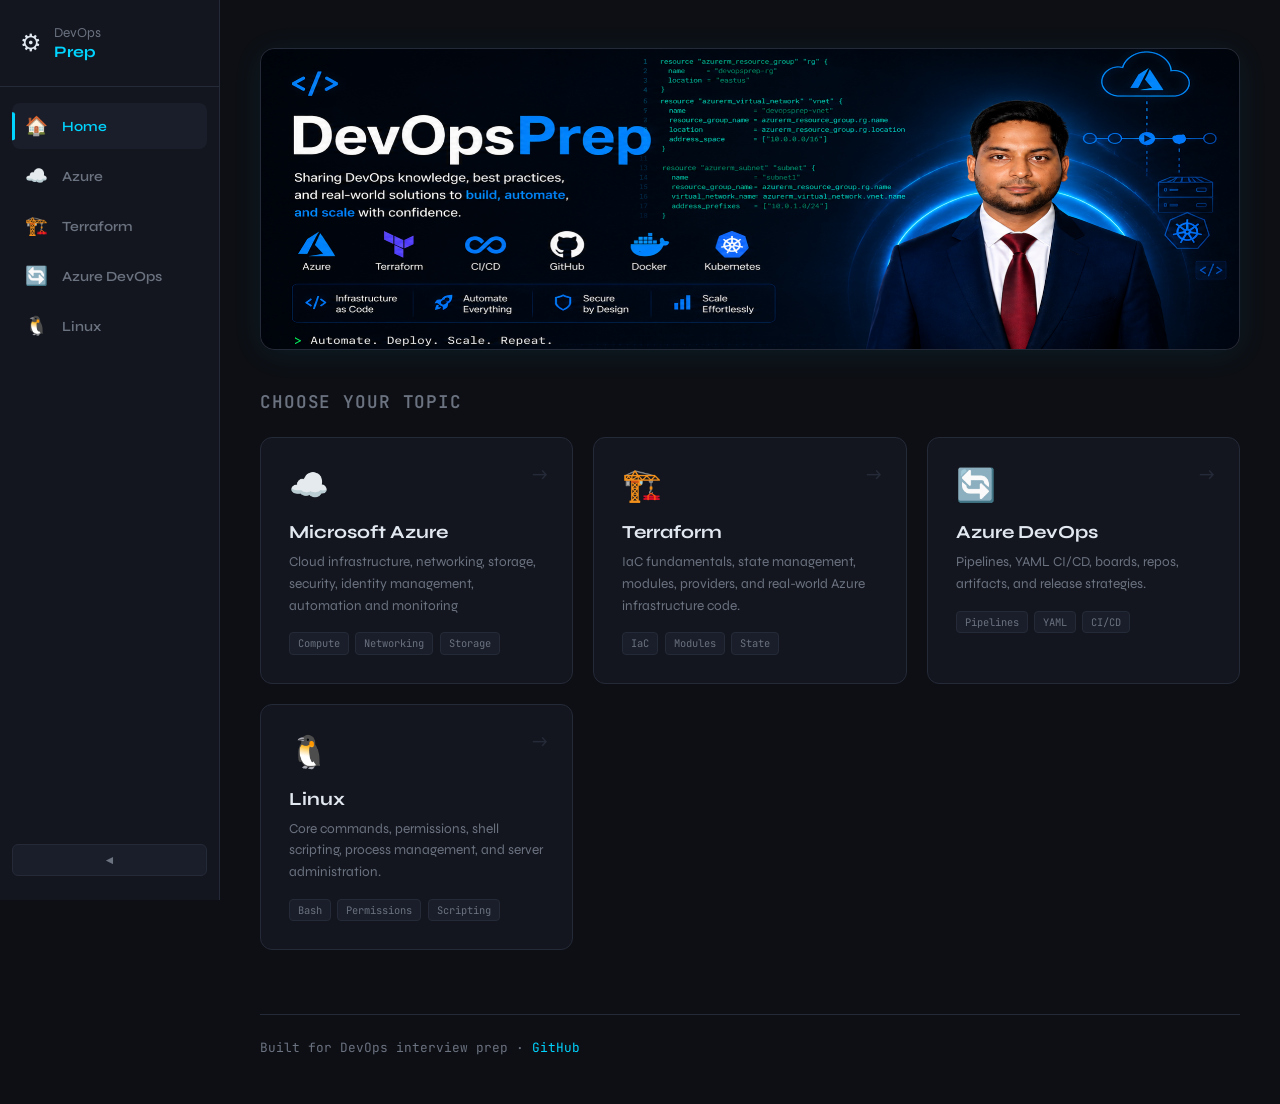
<file: index.html>
<!DOCTYPE html>
<html lang="en">
<head>
  <meta charset="UTF-8" />
  <meta name="viewport" content="width=device-width, initial-scale=1.0"/>
  <title>DevOpsPrep — Interview Preparation Hub</title>
  <link rel="preconnect" href="https://fonts.googleapis.com">
  <link href="https://fonts.googleapis.com/css2?family=JetBrains+Mono:wght@400;700&family=Syne:wght@400;600;800&display=swap" rel="stylesheet">
  <link rel="stylesheet" href="assets/style.css"/>
</head>
<body>

  <!-- Sidebar Navigation -->
  <nav class="sidebar" id="sidebar">
    <div class="sidebar-logo">
      <span class="logo-icon">⚙</span>
      <span class="logo-text">DevOps<br><strong>Prep</strong></span>
    </div>

    <ul class="nav-links">
      <li>
        <a href="index.html" class="nav-item active" data-label="Home">
          <span class="nav-icon">🏠</span>
          <span class="nav-label">Home</span>
        </a>
      </li>
      <li>
        <a href="sections/azure.html" class="nav-item" data-label="Azure">
          <span class="nav-icon">☁️</span>
          <span class="nav-label">Azure</span>
        </a>
      </li>
      <li>
        <a href="sections/terraform.html" class="nav-item" data-label="Terraform">
          <span class="nav-icon">🏗️</span>
          <span class="nav-label">Terraform</span>
        </a>
      </li>
      <li>
        <a href="sections/azuredevops.html" class="nav-item" data-label="Azure DevOps">
          <span class="nav-icon">🔄</span>
          <span class="nav-label">Azure DevOps</span>
        </a>
      </li>
      <li>
        <a href="sections/linux.html" class="nav-item" data-label="Linux">
          <span class="nav-icon">🐧</span>
          <span class="nav-label">Linux</span>
        </a>
      </li>
    </ul>

    <button class="sidebar-toggle" id="toggleBtn" title="Toggle Sidebar">&#x25C4;</button>
  </nav>

  <!-- Main Content -->
  <main class="main-content" id="mainContent">

    <!-- Hero Banner -->
    <section class="hero-banner">
      <img
        src="assets/images/hero.png"
        alt="DevOpsPrep — Automate. Deploy. Scale. Repeat."
        class="hero-banner-img"
      />
    </section>

    <!-- Topic Cards -->
    <section class="cards-section">
      <h2 class="section-title">Choose Your Topic</h2>
      <div class="cards-grid">

        <a href="sections/azure.html" class="card card-azure">
          <div class="card-icon">☁️</div>
          <div class="card-body">
            <h3>Microsoft Azure</h3>
            <p>Cloud infrastructure, networking, storage, security, identity management, automation and monitoring</p>
            <div class="card-tags">
              <span>Compute</span><span>Networking</span><span>Storage</span>
            </div>
          </div>
          <div class="card-arrow">→</div>
        </a>

        <a href="sections/terraform.html" class="card card-terraform">
          <div class="card-icon">🏗️</div>
          <div class="card-body">
            <h3>Terraform</h3>
            <p>IaC fundamentals, state management, modules, providers, and real-world Azure infrastructure code.</p>
            <div class="card-tags">
              <span>IaC</span><span>Modules</span><span>State</span>
            </div>
          </div>
          <div class="card-arrow">→</div>
        </a>

        <a href="sections/azuredevops.html" class="card card-azuredevops">
          <div class="card-icon">🔄</div>
          <div class="card-body">
            <h3>Azure DevOps</h3>
            <p>Pipelines, YAML CI/CD, boards, repos, artifacts, and release strategies.</p>
            <div class="card-tags">
              <span>Pipelines</span><span>YAML</span><span>CI/CD</span>
            </div>
          </div>
          <div class="card-arrow">→</div>
        </a>

        <a href="sections/linux.html" class="card card-linux">
          <div class="card-icon">🐧</div>
          <div class="card-body">
            <h3>Linux</h3>
            <p>Core commands, permissions, shell scripting, process management, and server administration.</p>
            <div class="card-tags">
              <span>Bash</span><span>Permissions</span><span>Scripting</span>
            </div>
          </div>
          <div class="card-arrow">→</div>
        </a>

      </div>
    </section>

    <footer class="footer">
      <p>Built for DevOps interview prep · <a href="https://github.com/YOUR_USERNAME/DevOpsPrep" target="_blank">GitHub</a></p>
    </footer>

  </main>

  <script src="assets/script.js"></script>
</body>
</html>
</file>
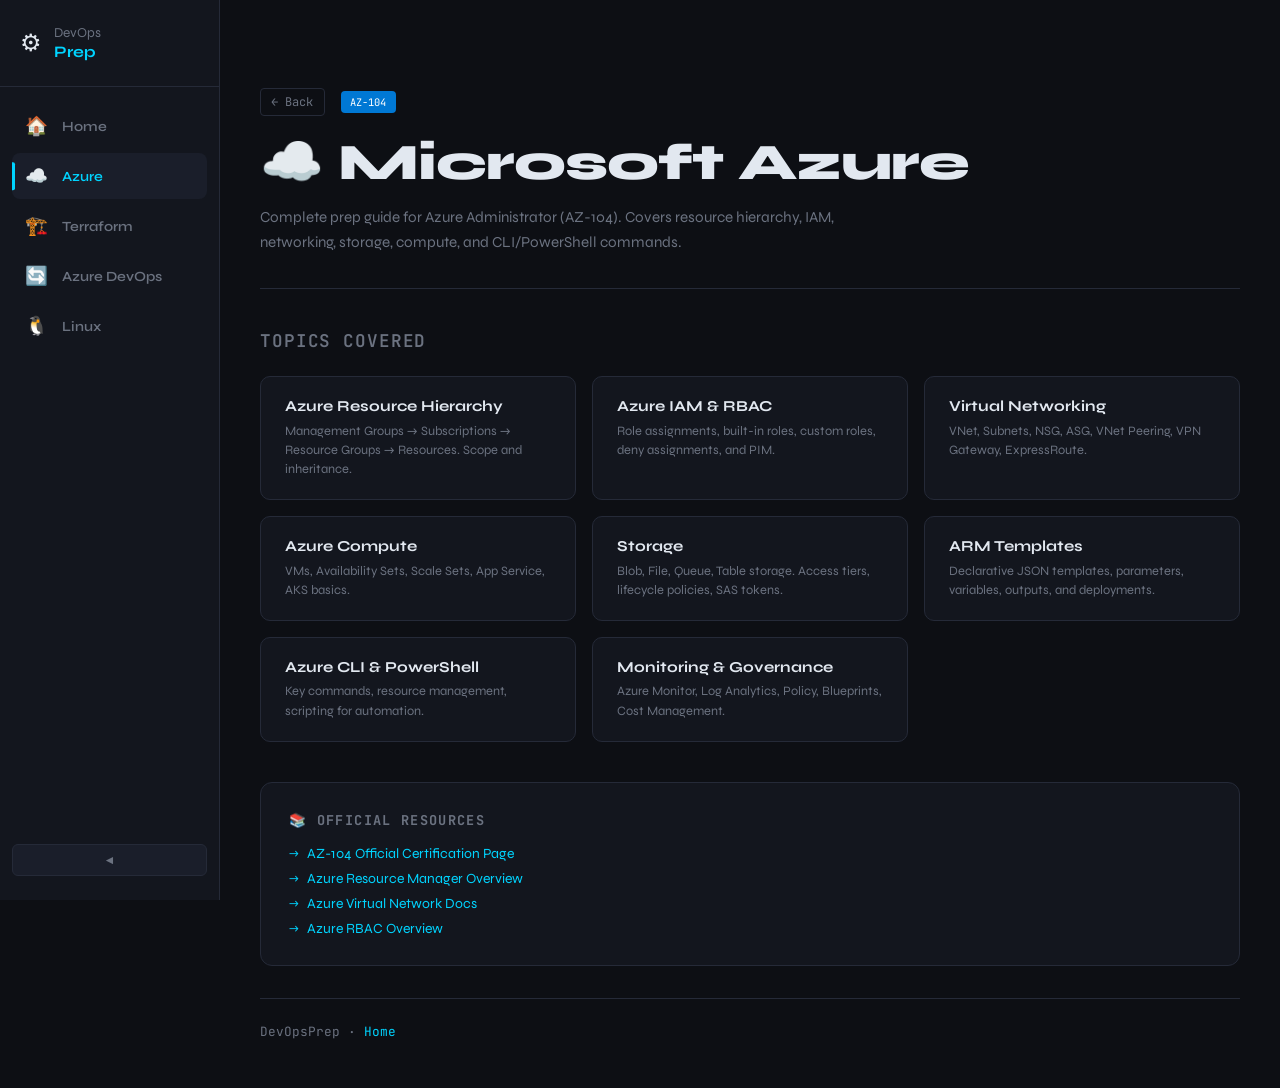
<file: sections/azure.html>
<!DOCTYPE html>
<html lang="en">
<head>
  <meta charset="UTF-8" />
  <meta name="viewport" content="width=device-width, initial-scale=1.0"/>
  <title>Azure — DevOpsPrep</title>
  <link rel="preconnect" href="https://fonts.googleapis.com">
  <link href="https://fonts.googleapis.com/css2?family=JetBrains+Mono:wght@400;700&family=Syne:wght@400;600;800&display=swap" rel="stylesheet">
  <link rel="stylesheet" href="../assets/style.css"/>
</head>
<body>

  <nav class="sidebar" id="sidebar">
    <div class="sidebar-logo">
      <span class="logo-icon">⚙</span>
      <span class="logo-text">DevOps<br><strong>Prep</strong></span>
    </div>
    <ul class="nav-links">
      <li><a href="../index.html" class="nav-item" data-label="Home"><span class="nav-icon">🏠</span><span class="nav-label">Home</span></a></li>
      <li><a href="azure.html" class="nav-item active" data-label="Azure"><span class="nav-icon">☁️</span><span class="nav-label">Azure</span></a></li>
      <li><a href="terraform.html" class="nav-item" data-label="Terraform"><span class="nav-icon">🏗️</span><span class="nav-label">Terraform</span></a></li>
      <li><a href="azuredevops.html" class="nav-item" data-label="Azure DevOps"><span class="nav-icon">🔄</span><span class="nav-label">Azure DevOps</span></a></li>
      <li><a href="linux.html" class="nav-item" data-label="Linux"><span class="nav-icon">🐧</span><span class="nav-label">Linux</span></a></li>
    </ul>
    <button class="sidebar-toggle" id="toggleBtn" title="Toggle Sidebar">&#x25C4;</button>
  </nav>

  <main class="main-content" id="mainContent">

    <div class="page-hero">
      <div class="page-hero-top">
        <a href="../index.html" class="back-link">← Back</a>
        <span class="page-badge badge-azure">AZ-104</span>
      </div>
      <h1 class="page-title">☁️ Microsoft Azure</h1>
      <p class="page-desc">Complete prep guide for Azure Administrator (AZ-104). Covers resource hierarchy, IAM, networking, storage, compute, and CLI/PowerShell commands.</p>
    </div>

    <h2 class="section-title">Topics Covered</h2>
    <div class="topics-grid">
      <div class="topic-card"><h4>Azure Resource Hierarchy</h4><p>Management Groups → Subscriptions → Resource Groups → Resources. Scope and inheritance.</p></div>
      <div class="topic-card"><h4>Azure IAM & RBAC</h4><p>Role assignments, built-in roles, custom roles, deny assignments, and PIM.</p></div>
      <div class="topic-card"><h4>Virtual Networking</h4><p>VNet, Subnets, NSG, ASG, VNet Peering, VPN Gateway, ExpressRoute.</p></div>
      <div class="topic-card"><h4>Azure Compute</h4><p>VMs, Availability Sets, Scale Sets, App Service, AKS basics.</p></div>
      <div class="topic-card"><h4>Storage</h4><p>Blob, File, Queue, Table storage. Access tiers, lifecycle policies, SAS tokens.</p></div>
      <div class="topic-card"><h4>ARM Templates</h4><p>Declarative JSON templates, parameters, variables, outputs, and deployments.</p></div>
      <div class="topic-card"><h4>Azure CLI & PowerShell</h4><p>Key commands, resource management, scripting for automation.</p></div>
      <div class="topic-card"><h4>Monitoring & Governance</h4><p>Azure Monitor, Log Analytics, Policy, Blueprints, Cost Management.</p></div>
    </div>

    <div class="resources-block">
      <h3>📚 Official Resources</h3>
      <ul>
        <li><a href="https://learn.microsoft.com/en-us/certifications/azure-administrator/" target="_blank">AZ-104 Official Certification Page</a></li>
        <li><a href="https://learn.microsoft.com/en-us/azure/azure-resource-manager/management/overview" target="_blank">Azure Resource Manager Overview</a></li>
        <li><a href="https://learn.microsoft.com/en-us/azure/virtual-network/virtual-networks-overview" target="_blank">Azure Virtual Network Docs</a></li>
        <li><a href="https://learn.microsoft.com/en-us/azure/role-based-access-control/overview" target="_blank">Azure RBAC Overview</a></li>
      </ul>
    </div>

    <footer class="footer">
      <p>DevOpsPrep · <a href="../index.html">Home</a></p>
    </footer>
  </main>

  <script src="../assets/script.js"></script>
</body>
</html>
</file>
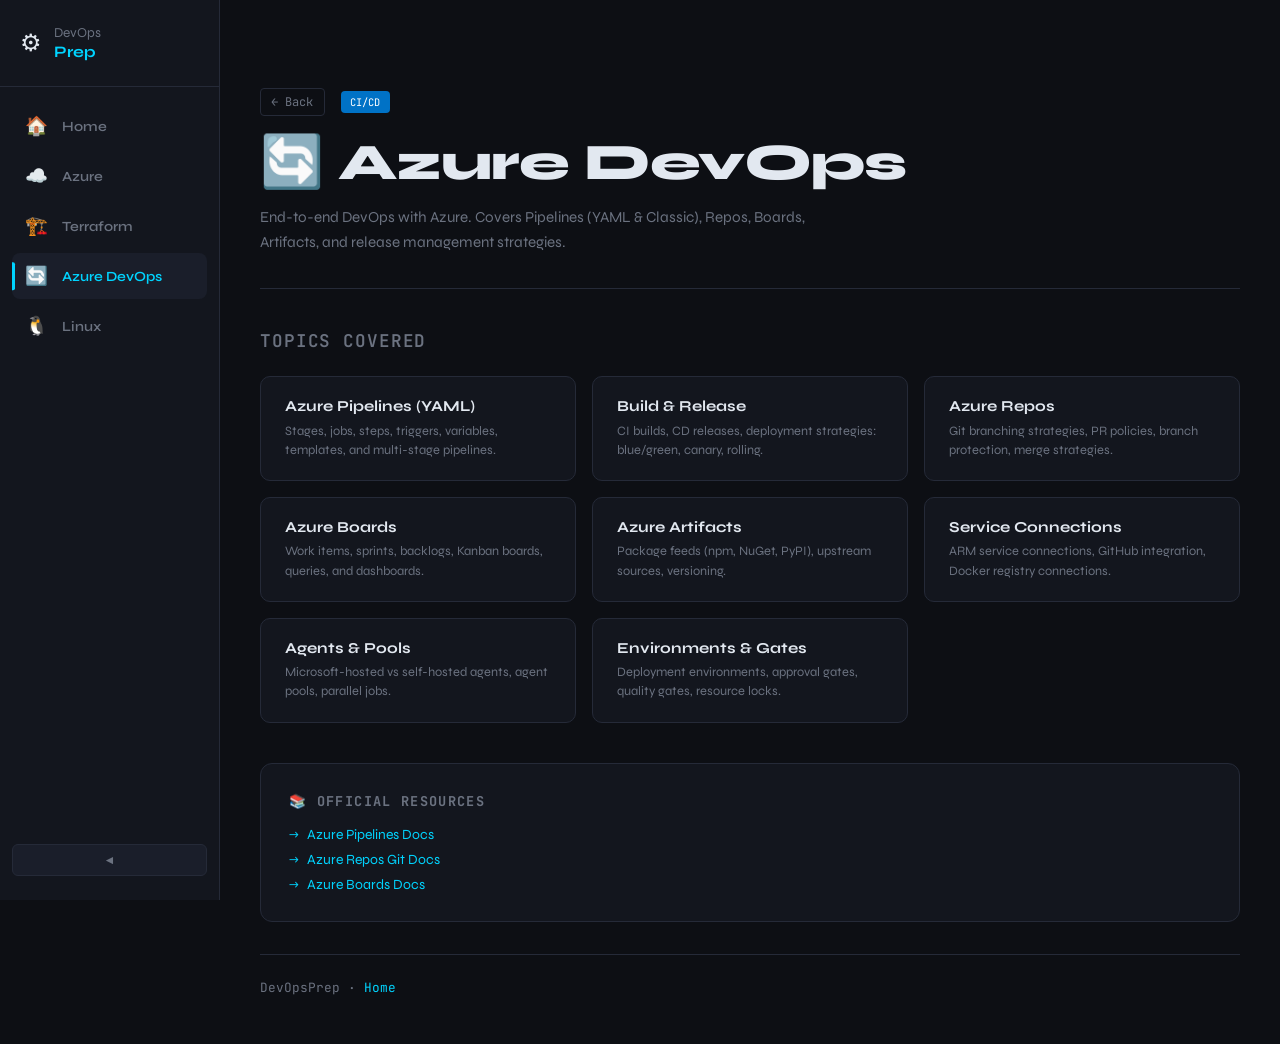
<file: sections/azuredevops.html>
<!DOCTYPE html>
<html lang="en">
<head>
  <meta charset="UTF-8" />
  <meta name="viewport" content="width=device-width, initial-scale=1.0"/>
  <title>Azure DevOps — DevOpsPrep</title>
  <link rel="preconnect" href="https://fonts.googleapis.com">
  <link href="https://fonts.googleapis.com/css2?family=JetBrains+Mono:wght@400;700&family=Syne:wght@400;600;800&display=swap" rel="stylesheet">
  <link rel="stylesheet" href="../assets/style.css"/>
</head>
<body>

  <nav class="sidebar" id="sidebar">
    <div class="sidebar-logo">
      <span class="logo-icon">⚙</span>
      <span class="logo-text">DevOps<br><strong>Prep</strong></span>
    </div>
    <ul class="nav-links">
      <li><a href="../index.html" class="nav-item" data-label="Home"><span class="nav-icon">🏠</span><span class="nav-label">Home</span></a></li>
      <li><a href="azure.html" class="nav-item" data-label="Azure"><span class="nav-icon">☁️</span><span class="nav-label">Azure</span></a></li>
      <li><a href="terraform.html" class="nav-item" data-label="Terraform"><span class="nav-icon">🏗️</span><span class="nav-label">Terraform</span></a></li>
      <li><a href="azuredevops.html" class="nav-item active" data-label="Azure DevOps"><span class="nav-icon">🔄</span><span class="nav-label">Azure DevOps</span></a></li>
      <li><a href="linux.html" class="nav-item" data-label="Linux"><span class="nav-icon">🐧</span><span class="nav-label">Linux</span></a></li>
    </ul>
    <button class="sidebar-toggle" id="toggleBtn" title="Toggle Sidebar">&#x25C4;</button>
  </nav>

  <main class="main-content" id="mainContent">

    <div class="page-hero">
      <div class="page-hero-top">
        <a href="../index.html" class="back-link">← Back</a>
        <span class="page-badge badge-azuredevops">CI/CD</span>
      </div>
      <h1 class="page-title">🔄 Azure DevOps</h1>
      <p class="page-desc">End-to-end DevOps with Azure. Covers Pipelines (YAML & Classic), Repos, Boards, Artifacts, and release management strategies.</p>
    </div>

    <h2 class="section-title">Topics Covered</h2>
    <div class="topics-grid">
      <div class="topic-card"><h4>Azure Pipelines (YAML)</h4><p>Stages, jobs, steps, triggers, variables, templates, and multi-stage pipelines.</p></div>
      <div class="topic-card"><h4>Build & Release</h4><p>CI builds, CD releases, deployment strategies: blue/green, canary, rolling.</p></div>
      <div class="topic-card"><h4>Azure Repos</h4><p>Git branching strategies, PR policies, branch protection, merge strategies.</p></div>
      <div class="topic-card"><h4>Azure Boards</h4><p>Work items, sprints, backlogs, Kanban boards, queries, and dashboards.</p></div>
      <div class="topic-card"><h4>Azure Artifacts</h4><p>Package feeds (npm, NuGet, PyPI), upstream sources, versioning.</p></div>
      <div class="topic-card"><h4>Service Connections</h4><p>ARM service connections, GitHub integration, Docker registry connections.</p></div>
      <div class="topic-card"><h4>Agents & Pools</h4><p>Microsoft-hosted vs self-hosted agents, agent pools, parallel jobs.</p></div>
      <div class="topic-card"><h4>Environments & Gates</h4><p>Deployment environments, approval gates, quality gates, resource locks.</p></div>
    </div>

    <div class="resources-block">
      <h3>📚 Official Resources</h3>
      <ul>
        <li><a href="https://learn.microsoft.com/en-us/azure/devops/pipelines/?view=azure-devops" target="_blank">Azure Pipelines Docs</a></li>
        <li><a href="https://learn.microsoft.com/en-us/azure/devops/repos/git/?view=azure-devops" target="_blank">Azure Repos Git Docs</a></li>
        <li><a href="https://learn.microsoft.com/en-us/azure/devops/boards/?view=azure-devops" target="_blank">Azure Boards Docs</a></li>
      </ul>
    </div>

    <footer class="footer">
      <p>DevOpsPrep · <a href="../index.html">Home</a></p>
    </footer>
  </main>

  <script src="../assets/script.js"></script>
</body>
</html>
</file>
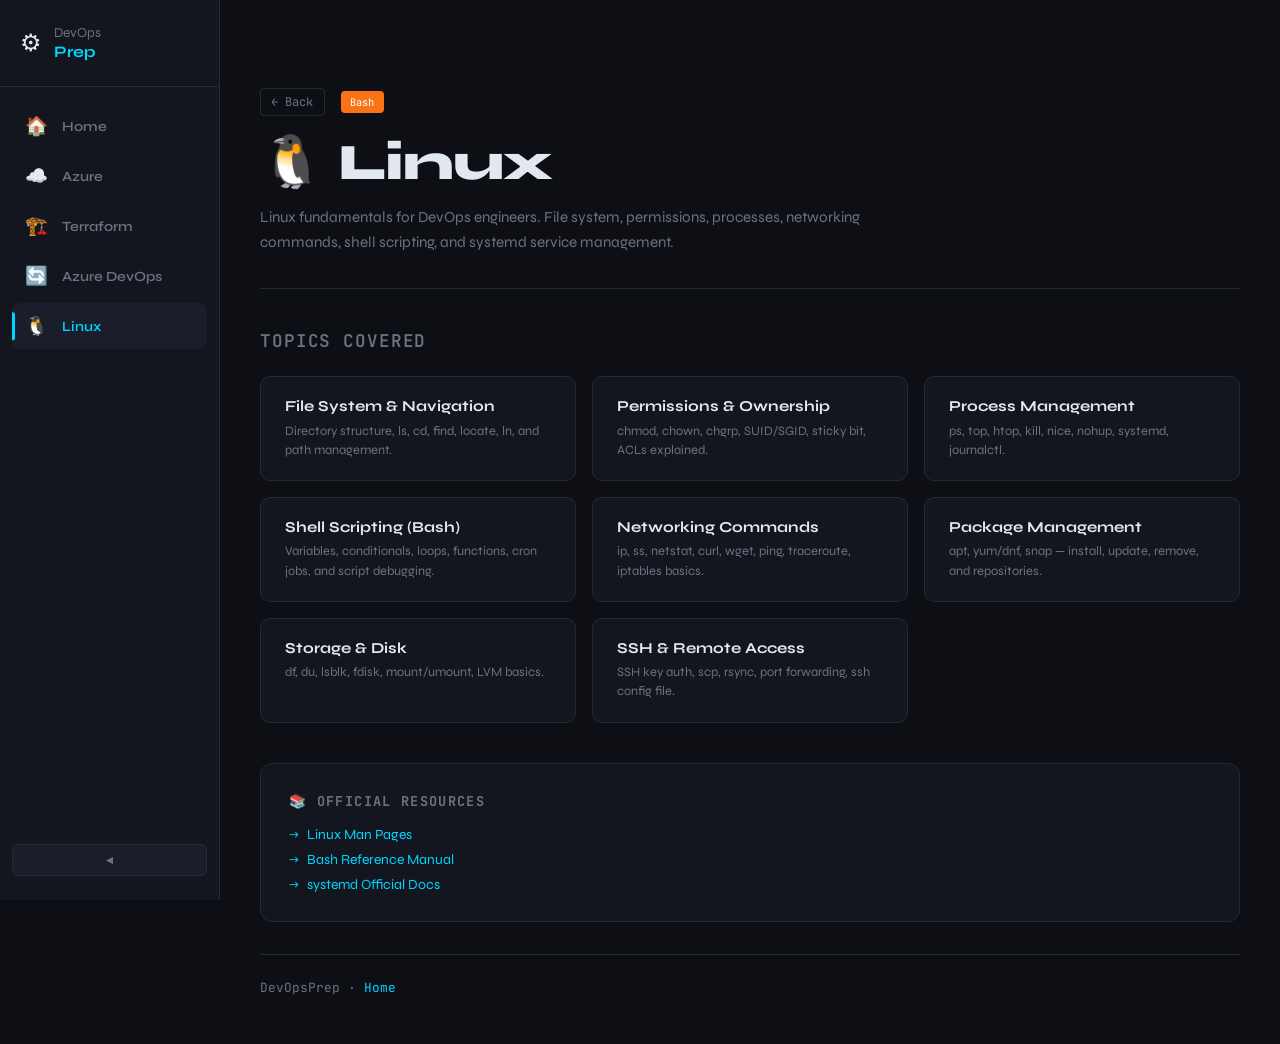
<file: sections/linux.html>
<!DOCTYPE html>
<html lang="en">
<head>
  <meta charset="UTF-8" />
  <meta name="viewport" content="width=device-width, initial-scale=1.0"/>
  <title>Linux — DevOpsPrep</title>
  <link rel="preconnect" href="https://fonts.googleapis.com">
  <link href="https://fonts.googleapis.com/css2?family=JetBrains+Mono:wght@400;700&family=Syne:wght@400;600;800&display=swap" rel="stylesheet">
  <link rel="stylesheet" href="../assets/style.css"/>
</head>
<body>

  <nav class="sidebar" id="sidebar">
    <div class="sidebar-logo">
      <span class="logo-icon">⚙</span>
      <span class="logo-text">DevOps<br><strong>Prep</strong></span>
    </div>
    <ul class="nav-links">
      <li><a href="../index.html" class="nav-item" data-label="Home"><span class="nav-icon">🏠</span><span class="nav-label">Home</span></a></li>
      <li><a href="azure.html" class="nav-item" data-label="Azure"><span class="nav-icon">☁️</span><span class="nav-label">Azure</span></a></li>
      <li><a href="terraform.html" class="nav-item" data-label="Terraform"><span class="nav-icon">🏗️</span><span class="nav-label">Terraform</span></a></li>
      <li><a href="azuredevops.html" class="nav-item" data-label="Azure DevOps"><span class="nav-icon">🔄</span><span class="nav-label">Azure DevOps</span></a></li>
      <li><a href="linux.html" class="nav-item active" data-label="Linux"><span class="nav-icon">🐧</span><span class="nav-label">Linux</span></a></li>
    </ul>
    <button class="sidebar-toggle" id="toggleBtn" title="Toggle Sidebar">&#x25C4;</button>
  </nav>

  <main class="main-content" id="mainContent">

    <div class="page-hero">
      <div class="page-hero-top">
        <a href="../index.html" class="back-link">← Back</a>
        <span class="page-badge badge-linux">Bash</span>
      </div>
      <h1 class="page-title">🐧 Linux</h1>
      <p class="page-desc">Linux fundamentals for DevOps engineers. File system, permissions, processes, networking commands, shell scripting, and systemd service management.</p>
    </div>

    <h2 class="section-title">Topics Covered</h2>
    <div class="topics-grid">
      <div class="topic-card"><h4>File System & Navigation</h4><p>Directory structure, ls, cd, find, locate, ln, and path management.</p></div>
      <div class="topic-card"><h4>Permissions & Ownership</h4><p>chmod, chown, chgrp, SUID/SGID, sticky bit, ACLs explained.</p></div>
      <div class="topic-card"><h4>Process Management</h4><p>ps, top, htop, kill, nice, nohup, systemd, journalctl.</p></div>
      <div class="topic-card"><h4>Shell Scripting (Bash)</h4><p>Variables, conditionals, loops, functions, cron jobs, and script debugging.</p></div>
      <div class="topic-card"><h4>Networking Commands</h4><p>ip, ss, netstat, curl, wget, ping, traceroute, iptables basics.</p></div>
      <div class="topic-card"><h4>Package Management</h4><p>apt, yum/dnf, snap — install, update, remove, and repositories.</p></div>
      <div class="topic-card"><h4>Storage & Disk</h4><p>df, du, lsblk, fdisk, mount/umount, LVM basics.</p></div>
      <div class="topic-card"><h4>SSH & Remote Access</h4><p>SSH key auth, scp, rsync, port forwarding, ssh config file.</p></div>
    </div>

    <div class="resources-block">
      <h3>📚 Official Resources</h3>
      <ul>
        <li><a href="https://linux.die.net/man/" target="_blank">Linux Man Pages</a></li>
        <li><a href="https://www.gnu.org/software/bash/manual/" target="_blank">Bash Reference Manual</a></li>
        <li><a href="https://www.freedesktop.org/wiki/Software/systemd/" target="_blank">systemd Official Docs</a></li>
      </ul>
    </div>

    <footer class="footer">
      <p>DevOpsPrep · <a href="../index.html">Home</a></p>
    </footer>
  </main>

  <script src="../assets/script.js"></script>
</body>
</html>
</file>
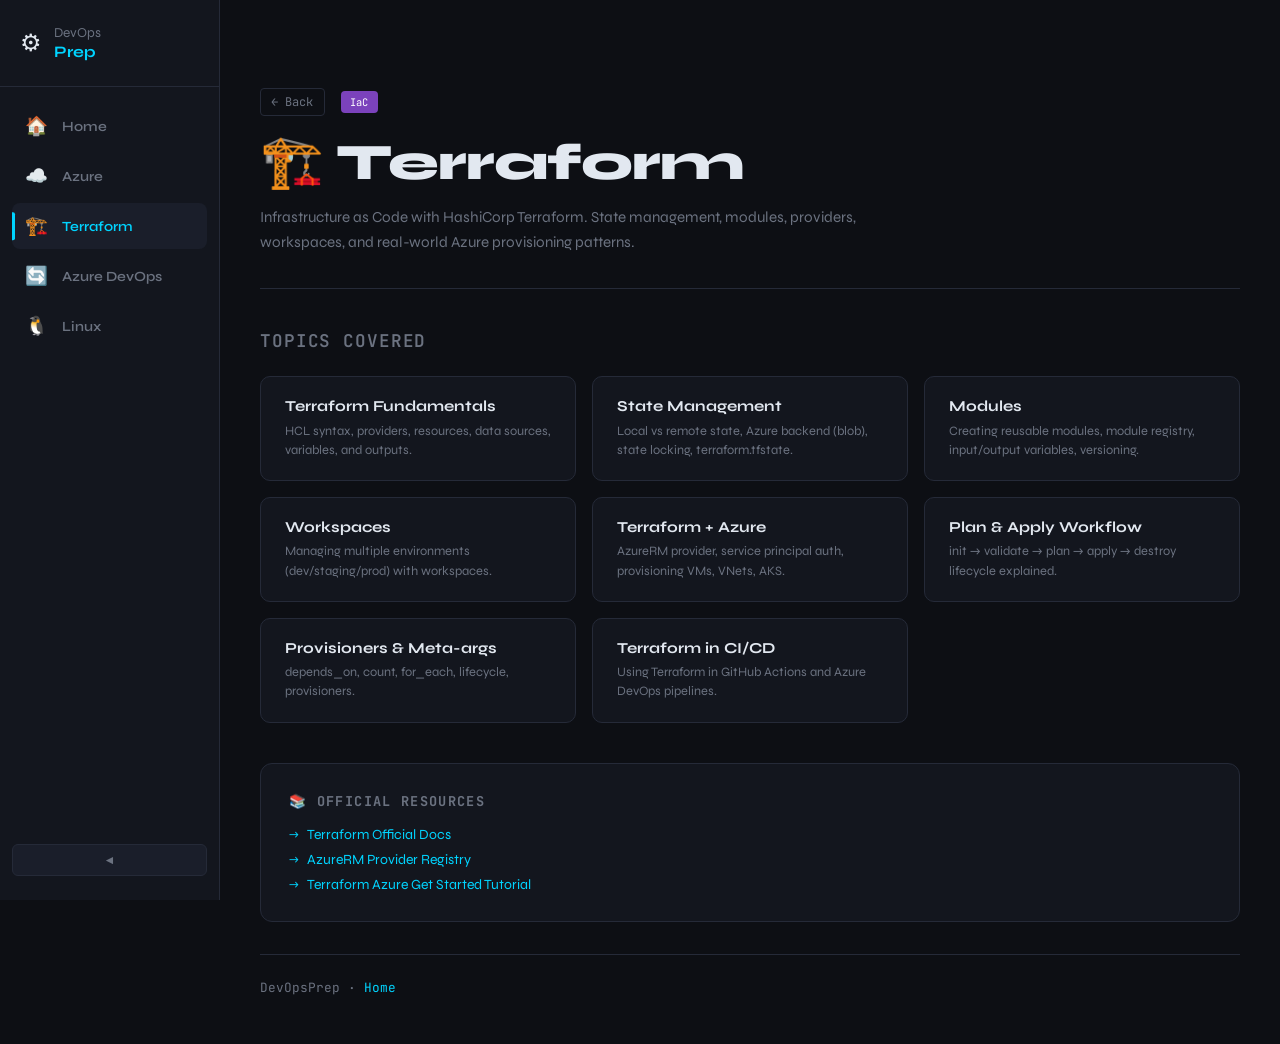
<file: sections/terraform.html>
<!DOCTYPE html>
<html lang="en">
<head>
  <meta charset="UTF-8" />
  <meta name="viewport" content="width=device-width, initial-scale=1.0"/>
  <title>Terraform — DevOpsPrep</title>
  <link rel="preconnect" href="https://fonts.googleapis.com">
  <link href="https://fonts.googleapis.com/css2?family=JetBrains+Mono:wght@400;700&family=Syne:wght@400;600;800&display=swap" rel="stylesheet">
  <link rel="stylesheet" href="../assets/style.css"/>
</head>
<body>

  <nav class="sidebar" id="sidebar">
    <div class="sidebar-logo">
      <span class="logo-icon">⚙</span>
      <span class="logo-text">DevOps<br><strong>Prep</strong></span>
    </div>
    <ul class="nav-links">
      <li><a href="../index.html" class="nav-item" data-label="Home"><span class="nav-icon">🏠</span><span class="nav-label">Home</span></a></li>
      <li><a href="azure.html" class="nav-item" data-label="Azure"><span class="nav-icon">☁️</span><span class="nav-label">Azure</span></a></li>
      <li><a href="terraform.html" class="nav-item active" data-label="Terraform"><span class="nav-icon">🏗️</span><span class="nav-label">Terraform</span></a></li>
      <li><a href="azuredevops.html" class="nav-item" data-label="Azure DevOps"><span class="nav-icon">🔄</span><span class="nav-label">Azure DevOps</span></a></li>
      <li><a href="linux.html" class="nav-item" data-label="Linux"><span class="nav-icon">🐧</span><span class="nav-label">Linux</span></a></li>
    </ul>
    <button class="sidebar-toggle" id="toggleBtn" title="Toggle Sidebar">&#x25C4;</button>
  </nav>

  <main class="main-content" id="mainContent">

    <div class="page-hero">
      <div class="page-hero-top">
        <a href="../index.html" class="back-link">← Back</a>
        <span class="page-badge badge-terraform">IaC</span>
      </div>
      <h1 class="page-title">🏗️ Terraform</h1>
      <p class="page-desc">Infrastructure as Code with HashiCorp Terraform. State management, modules, providers, workspaces, and real-world Azure provisioning patterns.</p>
    </div>

    <h2 class="section-title">Topics Covered</h2>
    <div class="topics-grid">
      <div class="topic-card"><h4>Terraform Fundamentals</h4><p>HCL syntax, providers, resources, data sources, variables, and outputs.</p></div>
      <div class="topic-card"><h4>State Management</h4><p>Local vs remote state, Azure backend (blob), state locking, terraform.tfstate.</p></div>
      <div class="topic-card"><h4>Modules</h4><p>Creating reusable modules, module registry, input/output variables, versioning.</p></div>
      <div class="topic-card"><h4>Workspaces</h4><p>Managing multiple environments (dev/staging/prod) with workspaces.</p></div>
      <div class="topic-card"><h4>Terraform + Azure</h4><p>AzureRM provider, service principal auth, provisioning VMs, VNets, AKS.</p></div>
      <div class="topic-card"><h4>Plan & Apply Workflow</h4><p>init → validate → plan → apply → destroy lifecycle explained.</p></div>
      <div class="topic-card"><h4>Provisioners & Meta-args</h4><p>depends_on, count, for_each, lifecycle, provisioners.</p></div>
      <div class="topic-card"><h4>Terraform in CI/CD</h4><p>Using Terraform in GitHub Actions and Azure DevOps pipelines.</p></div>
    </div>

    <div class="resources-block">
      <h3>📚 Official Resources</h3>
      <ul>
        <li><a href="https://developer.hashicorp.com/terraform/docs" target="_blank">Terraform Official Docs</a></li>
        <li><a href="https://registry.terraform.io/providers/hashicorp/azurerm/latest/docs" target="_blank">AzureRM Provider Registry</a></li>
        <li><a href="https://developer.hashicorp.com/terraform/tutorials/azure-get-started" target="_blank">Terraform Azure Get Started Tutorial</a></li>
      </ul>
    </div>

    <footer class="footer">
      <p>DevOpsPrep · <a href="../index.html">Home</a></p>
    </footer>
  </main>

  <script src="../assets/script.js"></script>
</body>
</html>
</file>
<file: assets/style.css>
/* ============================================
   DevOpsPrep — Main Stylesheet
   Theme: Dark terminal / industrial brutalist
   ============================================ */

:root {
  --bg:         #0d0f14;
  --bg2:        #13161e;
  --bg3:        #1a1e2a;
  --border:     #252a38;
  --text:       #e2e8f0;
  --muted:      #6b7280;
  --accent:     #00d4ff;
  --accent2:    #7c3aed;
  --azure:      #0078d4;
  --terraform:  #7b42bc;
  --azdevops:   #0072c6;
  --linux:      #f97316;
  --sidebar-w:  220px;
  --sidebar-collapsed: 64px;
  --font-mono:  'JetBrains Mono', monospace;
  --font-sans:  'Syne', sans-serif;
}

*, *::before, *::after { box-sizing: border-box; margin: 0; padding: 0; }

html { scroll-behavior: smooth; }

body {
  background: var(--bg);
  color: var(--text);
  font-family: var(--font-sans);
  display: flex;
  min-height: 100vh;
  overflow-x: hidden;
}

/* ── SIDEBAR ─────────────────────────────── */
.sidebar {
  position: fixed;
  top: 0; left: 0;
  height: 100vh;
  width: var(--sidebar-w);
  background: var(--bg2);
  border-right: 1px solid var(--border);
  display: flex;
  flex-direction: column;
  padding: 1.5rem 0;
  transition: width 0.3s ease;
  z-index: 100;
  overflow: hidden;
}

.sidebar.collapsed {
  width: var(--sidebar-collapsed);
}

.sidebar-logo {
  display: flex;
  align-items: center;
  gap: 0.75rem;
  padding: 0 1.25rem 1.5rem;
  border-bottom: 1px solid var(--border);
  margin-bottom: 1rem;
  white-space: nowrap;
}

.logo-icon {
  font-size: 1.5rem;
  flex-shrink: 0;
  animation: spin-slow 8s linear infinite;
}

@keyframes spin-slow {
  from { transform: rotate(0deg); }
  to   { transform: rotate(360deg); }
}

.logo-text {
  font-family: var(--font-sans);
  font-size: 0.85rem;
  line-height: 1.3;
  color: var(--muted);
  overflow: hidden;
  transition: opacity 0.2s;
}
.logo-text strong { color: var(--accent); font-size: 1rem; }

.sidebar.collapsed .logo-text { opacity: 0; }

/* Nav Links */
.nav-links {
  list-style: none;
  flex: 1;
  display: flex;
  flex-direction: column;
  gap: 0.25rem;
  padding: 0 0.75rem;
}

.nav-item {
  display: flex;
  align-items: center;
  gap: 0.85rem;
  padding: 0.75rem 0.75rem;
  border-radius: 8px;
  text-decoration: none;
  color: var(--muted);
  font-size: 0.875rem;
  font-weight: 600;
  transition: all 0.2s;
  white-space: nowrap;
  position: relative;
  overflow: hidden;
}

.nav-item::before {
  content: '';
  position: absolute;
  left: 0; top: 50%;
  transform: translateY(-50%);
  width: 3px;
  height: 0;
  background: var(--accent);
  border-radius: 0 2px 2px 0;
  transition: height 0.2s;
}

.nav-item:hover, .nav-item.active {
  color: var(--text);
  background: var(--bg3);
}
.nav-item:hover::before, .nav-item.active::before { height: 60%; }
.nav-item.active { color: var(--accent); }

.nav-icon {
  font-size: 1.15rem;
  flex-shrink: 0;
  width: 24px;
  text-align: center;
}

.nav-label {
  overflow: hidden;
  transition: opacity 0.2s;
}
.sidebar.collapsed .nav-label { opacity: 0; }

/* Tooltip when collapsed */
.sidebar.collapsed .nav-item:hover::after {
  content: attr(data-label);
  position: absolute;
  left: calc(var(--sidebar-collapsed) + 8px);
  top: 50%;
  transform: translateY(-50%);
  background: var(--bg3);
  border: 1px solid var(--border);
  color: var(--text);
  padding: 0.4rem 0.75rem;
  border-radius: 6px;
  font-size: 0.8rem;
  white-space: nowrap;
  pointer-events: none;
  z-index: 200;
}

/* Toggle Button */
.sidebar-toggle {
  margin: 1rem 0.75rem 0;
  padding: 0.5rem;
  background: var(--bg3);
  border: 1px solid var(--border);
  border-radius: 6px;
  color: var(--muted);
  cursor: pointer;
  font-size: 0.75rem;
  transition: all 0.2s;
  text-align: center;
}
.sidebar-toggle:hover { color: var(--accent); border-color: var(--accent); }
.sidebar.collapsed .sidebar-toggle { transform: scaleX(-1); }

/* ── MAIN CONTENT ────────────────────────── */
.main-content {
  margin-left: var(--sidebar-w);
  flex: 1;
  padding: 3rem 2.5rem;
  transition: margin-left 0.3s ease;
  max-width: 1100px;
}

body.sidebar-collapsed .main-content {
  margin-left: var(--sidebar-collapsed);
}

/* ── HERO ────────────────────────────────── */
.hero {
  padding: 3rem 0 3.5rem;
  border-bottom: 1px solid var(--border);
  margin-bottom: 3rem;
  position: relative;
}
.hero::before {
  content: '{ }';
  position: absolute;
  right: 0; top: 2rem;
  font-family: var(--font-mono);
  font-size: 8rem;
  color: var(--border);
  pointer-events: none;
  line-height: 1;
}

.hero-tag {
  display: inline-block;
  font-family: var(--font-mono);
  font-size: 0.7rem;
  letter-spacing: 0.15em;
  text-transform: uppercase;
  color: var(--accent);
  border: 1px solid var(--accent);
  padding: 0.3rem 0.75rem;
  border-radius: 4px;
  margin-bottom: 1.5rem;
}

.hero-title {
  font-size: clamp(2.5rem, 5vw, 4.5rem);
  font-weight: 800;
  line-height: 1.05;
  letter-spacing: -0.02em;
  margin-bottom: 1.25rem;
}

.accent { color: var(--accent); }

.hero-sub {
  font-size: 1rem;
  color: var(--muted);
  max-width: 520px;
  line-height: 1.7;
  margin-bottom: 1.75rem;
}

.hero-badges {
  display: flex;
  flex-wrap: wrap;
  gap: 0.5rem;
}

.badge {
  font-family: var(--font-mono);
  font-size: 0.7rem;
  padding: 0.3rem 0.65rem;
  background: var(--bg3);
  border: 1px solid var(--border);
  border-radius: 4px;
  color: var(--muted);
}

/* ── SECTION TITLE ───────────────────────── */
.section-title {
  font-size: 1.1rem;
  font-weight: 600;
  letter-spacing: 0.05em;
  text-transform: uppercase;
  color: var(--muted);
  margin-bottom: 1.5rem;
  font-family: var(--font-mono);
}

/* ── CARDS GRID ──────────────────────────── */
.cards-grid {
  display: grid;
  grid-template-columns: repeat(auto-fill, minmax(280px, 1fr));
  gap: 1.25rem;
  margin-bottom: 4rem;
}

.card {
  display: flex;
  flex-direction: column;
  background: var(--bg2);
  border: 1px solid var(--border);
  border-radius: 12px;
  padding: 1.75rem;
  text-decoration: none;
  color: inherit;
  position: relative;
  overflow: hidden;
  transition: transform 0.2s, border-color 0.2s, box-shadow 0.2s;
}

.card::after {
  content: '';
  position: absolute;
  bottom: 0; left: 0; right: 0;
  height: 3px;
  border-radius: 0 0 12px 12px;
  opacity: 0;
  transition: opacity 0.2s;
}
.card:hover { transform: translateY(-3px); }
.card:hover::after { opacity: 1; }

.card-azure::after    { background: var(--azure); }
.card-terraform::after { background: var(--terraform); }
.card-azuredevops::after { background: var(--azdevops); }
.card-linux::after    { background: var(--linux); }

.card:hover.card-azure    { border-color: var(--azure);    box-shadow: 0 0 20px rgba(0,120,212,0.15); }
.card:hover.card-terraform { border-color: var(--terraform); box-shadow: 0 0 20px rgba(123,66,188,0.15); }
.card:hover.card-azuredevops { border-color: var(--azdevops); box-shadow: 0 0 20px rgba(0,114,198,0.15); }
.card:hover.card-linux    { border-color: var(--linux);   box-shadow: 0 0 20px rgba(249,115,22,0.15); }

.card-icon { font-size: 2rem; margin-bottom: 1rem; }

.card-body h3 {
  font-size: 1.15rem;
  font-weight: 700;
  margin-bottom: 0.5rem;
}

.card-body p {
  font-size: 0.85rem;
  color: var(--muted);
  line-height: 1.6;
  margin-bottom: 1rem;
}

.card-tags {
  display: flex;
  gap: 0.4rem;
  flex-wrap: wrap;
}

.card-tags span {
  font-family: var(--font-mono);
  font-size: 0.65rem;
  padding: 0.2rem 0.5rem;
  background: var(--bg3);
  border-radius: 4px;
  color: var(--muted);
  border: 1px solid var(--border);
}

.card-arrow {
  position: absolute;
  top: 1.5rem; right: 1.5rem;
  font-size: 1.2rem;
  color: var(--border);
  transition: color 0.2s, transform 0.2s;
}
.card:hover .card-arrow { color: var(--accent); transform: translateX(4px); }

/* ── SECTION PAGES ───────────────────────── */
.page-hero {
  padding: 2.5rem 0 2rem;
  border-bottom: 1px solid var(--border);
  margin-bottom: 2.5rem;
}

.page-hero-top {
  display: flex;
  align-items: center;
  gap: 1rem;
  margin-bottom: 1rem;
}

.back-link {
  font-family: var(--font-mono);
  font-size: 0.75rem;
  color: var(--muted);
  text-decoration: none;
  border: 1px solid var(--border);
  padding: 0.3rem 0.65rem;
  border-radius: 4px;
  transition: color 0.2s, border-color 0.2s;
}
.back-link:hover { color: var(--accent); border-color: var(--accent); }

.page-badge {
  font-family: var(--font-mono);
  font-size: 0.65rem;
  padding: 0.25rem 0.6rem;
  border-radius: 4px;
  color: #fff;
}
.badge-azure      { background: var(--azure); }
.badge-terraform  { background: var(--terraform); }
.badge-azuredevops { background: var(--azdevops); }
.badge-linux      { background: var(--linux); }

.page-title {
  font-size: clamp(2rem, 4vw, 3.5rem);
  font-weight: 800;
  letter-spacing: -0.02em;
  margin-bottom: 0.75rem;
}

.page-desc {
  color: var(--muted);
  font-size: 0.95rem;
  line-height: 1.7;
  max-width: 600px;
}

/* Topics List */
.topics-grid {
  display: grid;
  grid-template-columns: repeat(auto-fill, minmax(260px, 1fr));
  gap: 1rem;
  margin-bottom: 2.5rem;
}

.topic-card {
  background: var(--bg2);
  border: 1px solid var(--border);
  border-radius: 10px;
  padding: 1.25rem 1.5rem;
  transition: border-color 0.2s;
}
.topic-card:hover { border-color: var(--accent); }

.topic-card h4 {
  font-size: 0.95rem;
  font-weight: 700;
  margin-bottom: 0.4rem;
}
.topic-card p {
  font-size: 0.8rem;
  color: var(--muted);
  line-height: 1.5;
}

/* Resources block */
.resources-block {
  background: var(--bg2);
  border: 1px solid var(--border);
  border-radius: 12px;
  padding: 1.75rem;
  margin-bottom: 2rem;
}
.resources-block h3 {
  font-size: 0.85rem;
  font-family: var(--font-mono);
  text-transform: uppercase;
  letter-spacing: 0.1em;
  color: var(--muted);
  margin-bottom: 1rem;
}
.resources-block ul {
  list-style: none;
  display: flex;
  flex-direction: column;
  gap: 0.5rem;
}
.resources-block li {
  display: flex;
  align-items: center;
  gap: 0.5rem;
  font-size: 0.875rem;
  color: var(--muted);
}
.resources-block li::before { content: '→'; color: var(--accent); font-size: 0.75rem; }
.resources-block a { color: var(--accent); text-decoration: none; }
.resources-block a:hover { text-decoration: underline; }

/* ── HERO BANNER (image) ─────────────────── */
.hero-banner {
  margin-bottom: 2.5rem;
  border-radius: 14px;
  overflow: hidden;
  border: 1px solid var(--border);
  box-shadow: 0 4px 32px rgba(0, 212, 255, 0.07);
}

.hero-banner-img {
  display: block;
  width: 100%;
  height: 300px;
  border-radius: 14px;
}

/* ── FOOTER ──────────────────────────────── */
.footer {
  border-top: 1px solid var(--border);
  padding-top: 1.5rem;
  font-size: 0.8rem;
  color: var(--muted);
  font-family: var(--font-mono);
}
.footer a { color: var(--accent); text-decoration: none; }

/* ── RESPONSIVE ──────────────────────────── */
@media (max-width: 768px) {
  .sidebar {
    width: var(--sidebar-collapsed);
  }
  .sidebar .nav-label,
  .sidebar .logo-text { opacity: 0; }
  .main-content { margin-left: var(--sidebar-collapsed); padding: 2rem 1.25rem; }
  .hero::before { display: none; }
}
</file>
